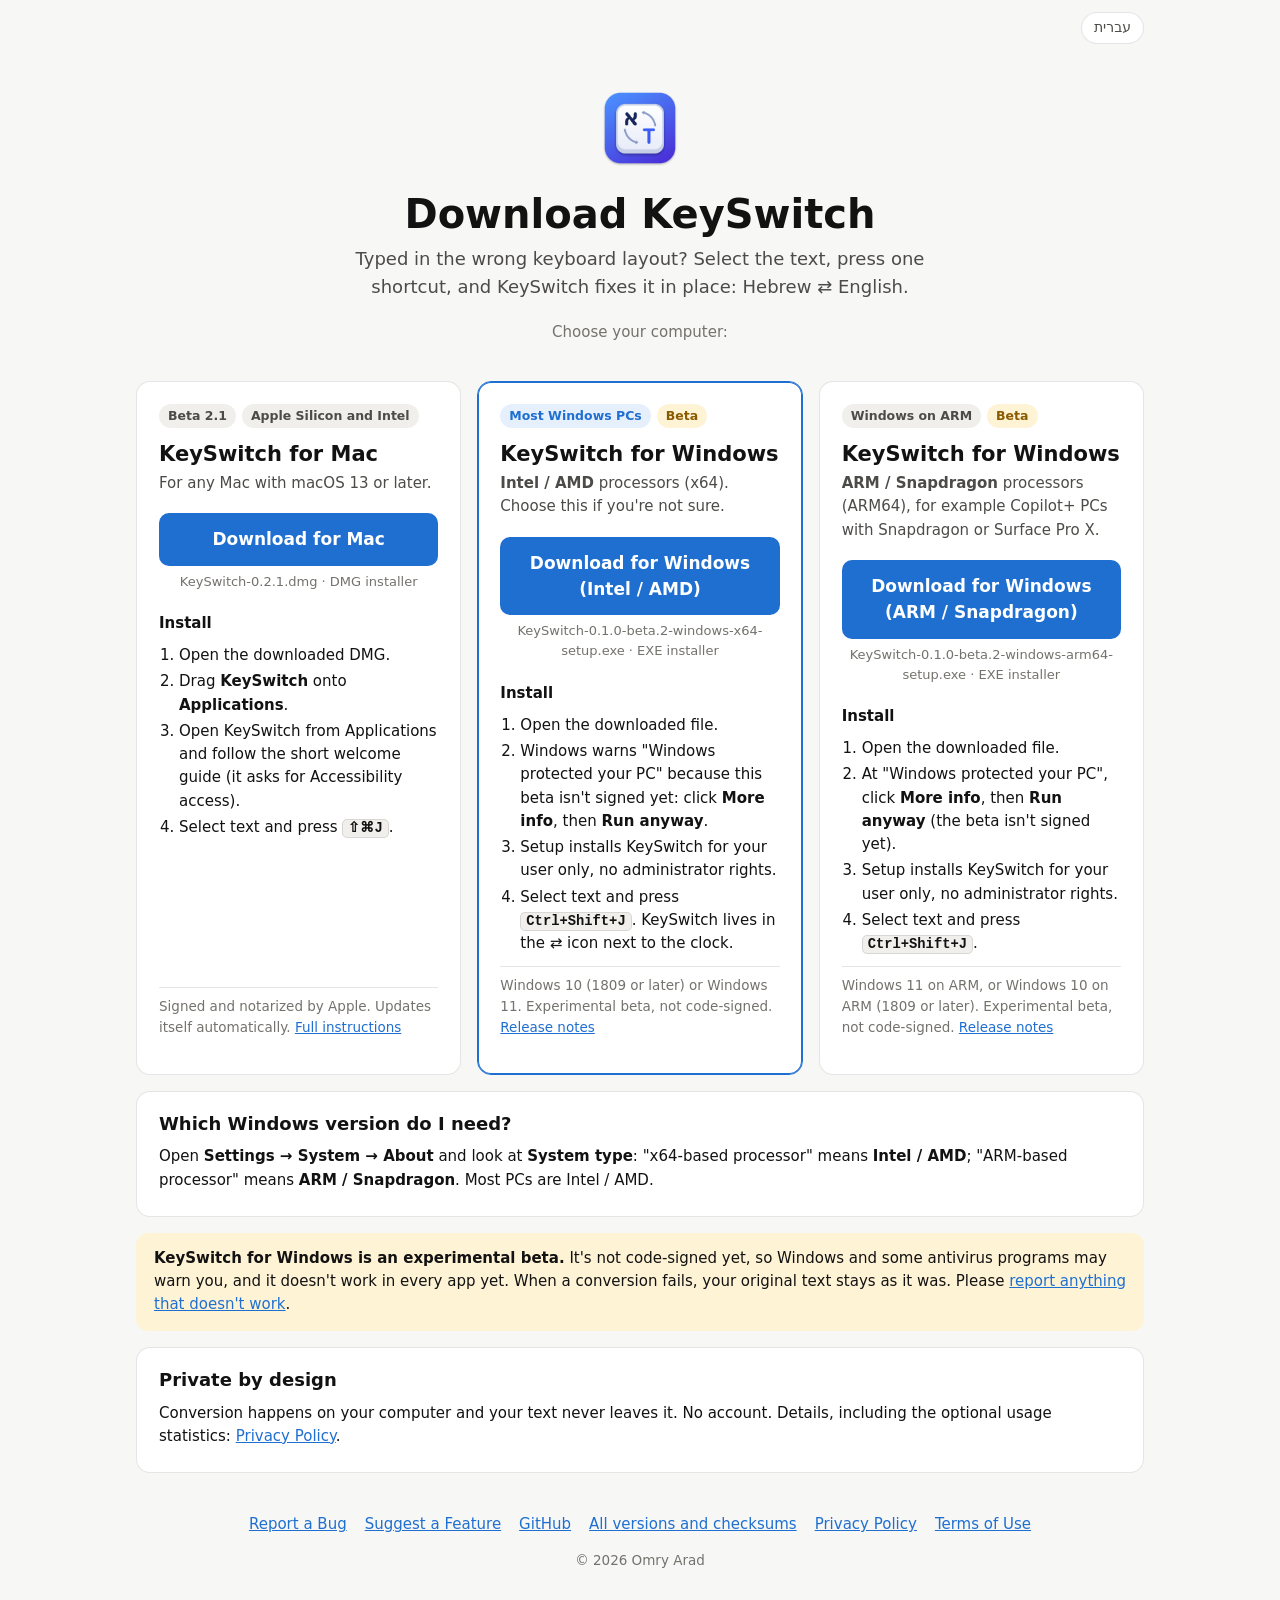
<file: docs/index.html>
<!doctype html>
<html lang="en" dir="ltr">
<head>
<meta charset="utf-8">
<meta name="viewport" content="width=device-width, initial-scale=1">
<title>Download KeySwitch</title>
<meta name="description" content="Download KeySwitch: fix text typed in the wrong keyboard layout, Hebrew ⇄ English. For Mac and Windows (beta).">
<link rel="icon" href="assets/icon.png">
<link rel="alternate" hreflang="he" href="he/">
<link rel="stylesheet" href="assets/style.css">
</head>
<body>
<div class="wrap">
  <div class="lang"><a href="he/" lang="he" hreflang="he">עברית</a></div>
  <header class="top">
    <img class="icon" src="assets/icon.png" alt="" width="88" height="88">
    <h1>Download KeySwitch</h1>
    <p class="tagline">Typed in the wrong keyboard layout? Select the text, press one shortcut, and KeySwitch fixes it in place: Hebrew ⇄ English.</p>
    <p class="pick">Choose your computer:</p>
  </header>

  <main>
    <div class="cards">
      <section class="card" aria-labelledby="mac">
        <div class="badges"><span class="badge">Beta 2.1</span><span class="badge">Apple Silicon and Intel</span></div>
        <h2 id="mac">KeySwitch for Mac</h2>
        <p class="sub">For any Mac with macOS 13 or later.</p>
        <a class="btn" href="https://github.com/omryarad/KeySwitch/releases/download/v0.2.1-beta/KeySwitch-0.2.1.dmg">Download for Mac</a>
        <p class="file">KeySwitch-0.2.1.dmg · DMG installer</p>
        <h3>Install</h3>
        <ol>
          <li>Open the downloaded DMG.</li>
          <li>Drag <b>KeySwitch</b> onto <b>Applications</b>.</li>
          <li>Open KeySwitch from Applications and follow the short welcome guide (it asks for Accessibility access).</li>
          <li>Select text and press <kbd>⇧⌘J</kbd>.</li>
        </ol>
        <p class="req">Signed and notarized by Apple. Updates itself automatically. <a href="https://github.com/omryarad/KeySwitch/blob/main/INSTALL.md">Full instructions</a></p>
      </section>

      <section class="card recommended" aria-labelledby="win-x64">
        <div class="badges"><span class="badge rec">Most Windows PCs</span><span class="badge beta">Beta</span></div>
        <h2 id="win-x64">KeySwitch for Windows</h2>
        <p class="sub"><b>Intel / AMD</b> processors (x64). Choose this if you're not sure.</p>
        <a class="btn" href="https://github.com/omryarad/KeySwitch/releases/download/windows-v0.1.0-beta.2/KeySwitch-0.1.0-beta.2-windows-x64-setup.exe">Download for Windows (Intel / AMD)</a>
        <p class="file">KeySwitch-0.1.0-beta.2-windows-x64-setup.exe · EXE installer</p>
        <h3>Install</h3>
        <ol>
          <li>Open the downloaded file.</li>
          <li>Windows warns "Windows protected your PC" because this beta isn't signed yet: click <b>More info</b>, then <b>Run anyway</b>.</li>
          <li>Setup installs KeySwitch for your user only, no administrator rights.</li>
          <li>Select text and press <kbd>Ctrl+Shift+J</kbd>. KeySwitch lives in the ⇄ icon next to the clock.</li>
        </ol>
        <p class="req">Windows 10 (1809 or later) or Windows 11. Experimental beta, not code-signed. <a href="https://github.com/omryarad/KeySwitch/releases/tag/windows-v0.1.0-beta.2">Release notes</a></p>
      </section>

      <section class="card" aria-labelledby="win-arm">
        <div class="badges"><span class="badge">Windows on ARM</span><span class="badge beta">Beta</span></div>
        <h2 id="win-arm">KeySwitch for Windows</h2>
        <p class="sub"><b>ARM / Snapdragon</b> processors (ARM64), for example Copilot+ PCs with Snapdragon or Surface Pro X.</p>
        <a class="btn" href="https://github.com/omryarad/KeySwitch/releases/download/windows-v0.1.0-beta.2/KeySwitch-0.1.0-beta.2-windows-arm64-setup.exe">Download for Windows (ARM / Snapdragon)</a>
        <p class="file">KeySwitch-0.1.0-beta.2-windows-arm64-setup.exe · EXE installer</p>
        <h3>Install</h3>
        <ol>
          <li>Open the downloaded file.</li>
          <li>At "Windows protected your PC", click <b>More info</b>, then <b>Run anyway</b> (the beta isn't signed yet).</li>
          <li>Setup installs KeySwitch for your user only, no administrator rights.</li>
          <li>Select text and press <kbd>Ctrl+Shift+J</kbd>.</li>
        </ol>
        <p class="req">Windows 11 on ARM, or Windows 10 on ARM (1809 or later). Experimental beta, not code-signed. <a href="https://github.com/omryarad/KeySwitch/releases/tag/windows-v0.1.0-beta.2">Release notes</a></p>
      </section>
    </div>

    <section class="help" aria-labelledby="which">
      <h2 id="which">Which Windows version do I need?</h2>
      <p>Open <b>Settings → System → About</b> and look at <b>System type</b>: "x64-based processor" means <b>Intel / AMD</b>; "ARM-based processor" means <b>ARM / Snapdragon</b>. Most PCs are Intel / AMD.</p>
    </section>

    <div class="notice" role="note">
      <b>KeySwitch for Windows is an experimental beta.</b> It's not code-signed yet, so Windows and some antivirus programs may warn you, and it doesn't work in every app yet. When a conversion fails, your original text stays as it was. Please <a href="https://github.com/omryarad/KeySwitch/issues/new?template=bug_report.yml">report anything that doesn't work</a>.
    </div>

    <section class="help" aria-labelledby="privacy">
      <h2 id="privacy">Private by design</h2>
      <p>Conversion happens on your computer and your text never leaves it. No account. Details, including the optional usage statistics: <a href="https://github.com/omryarad/KeySwitch/blob/main/PRIVACY.md">Privacy Policy</a>.</p>
    </section>
  </main>

  <footer>
    <nav aria-label="Links">
      <a href="https://github.com/omryarad/KeySwitch/issues/new?template=bug_report.yml">Report a Bug</a>
      <a href="https://github.com/omryarad/KeySwitch/issues/new?template=feature_request.yml">Suggest a Feature</a>
      <a href="https://github.com/omryarad/KeySwitch">GitHub</a>
      <a href="https://github.com/omryarad/KeySwitch/releases">All versions and checksums</a>
      <a href="https://github.com/omryarad/KeySwitch/blob/main/PRIVACY.md">Privacy Policy</a>
      <a href="https://github.com/omryarad/KeySwitch/blob/main/TERMS.md">Terms of Use</a>
    </nav>
    <p>© 2026 Omry Arad</p>
  </footer>
</div>
</body>
</html>
</file>
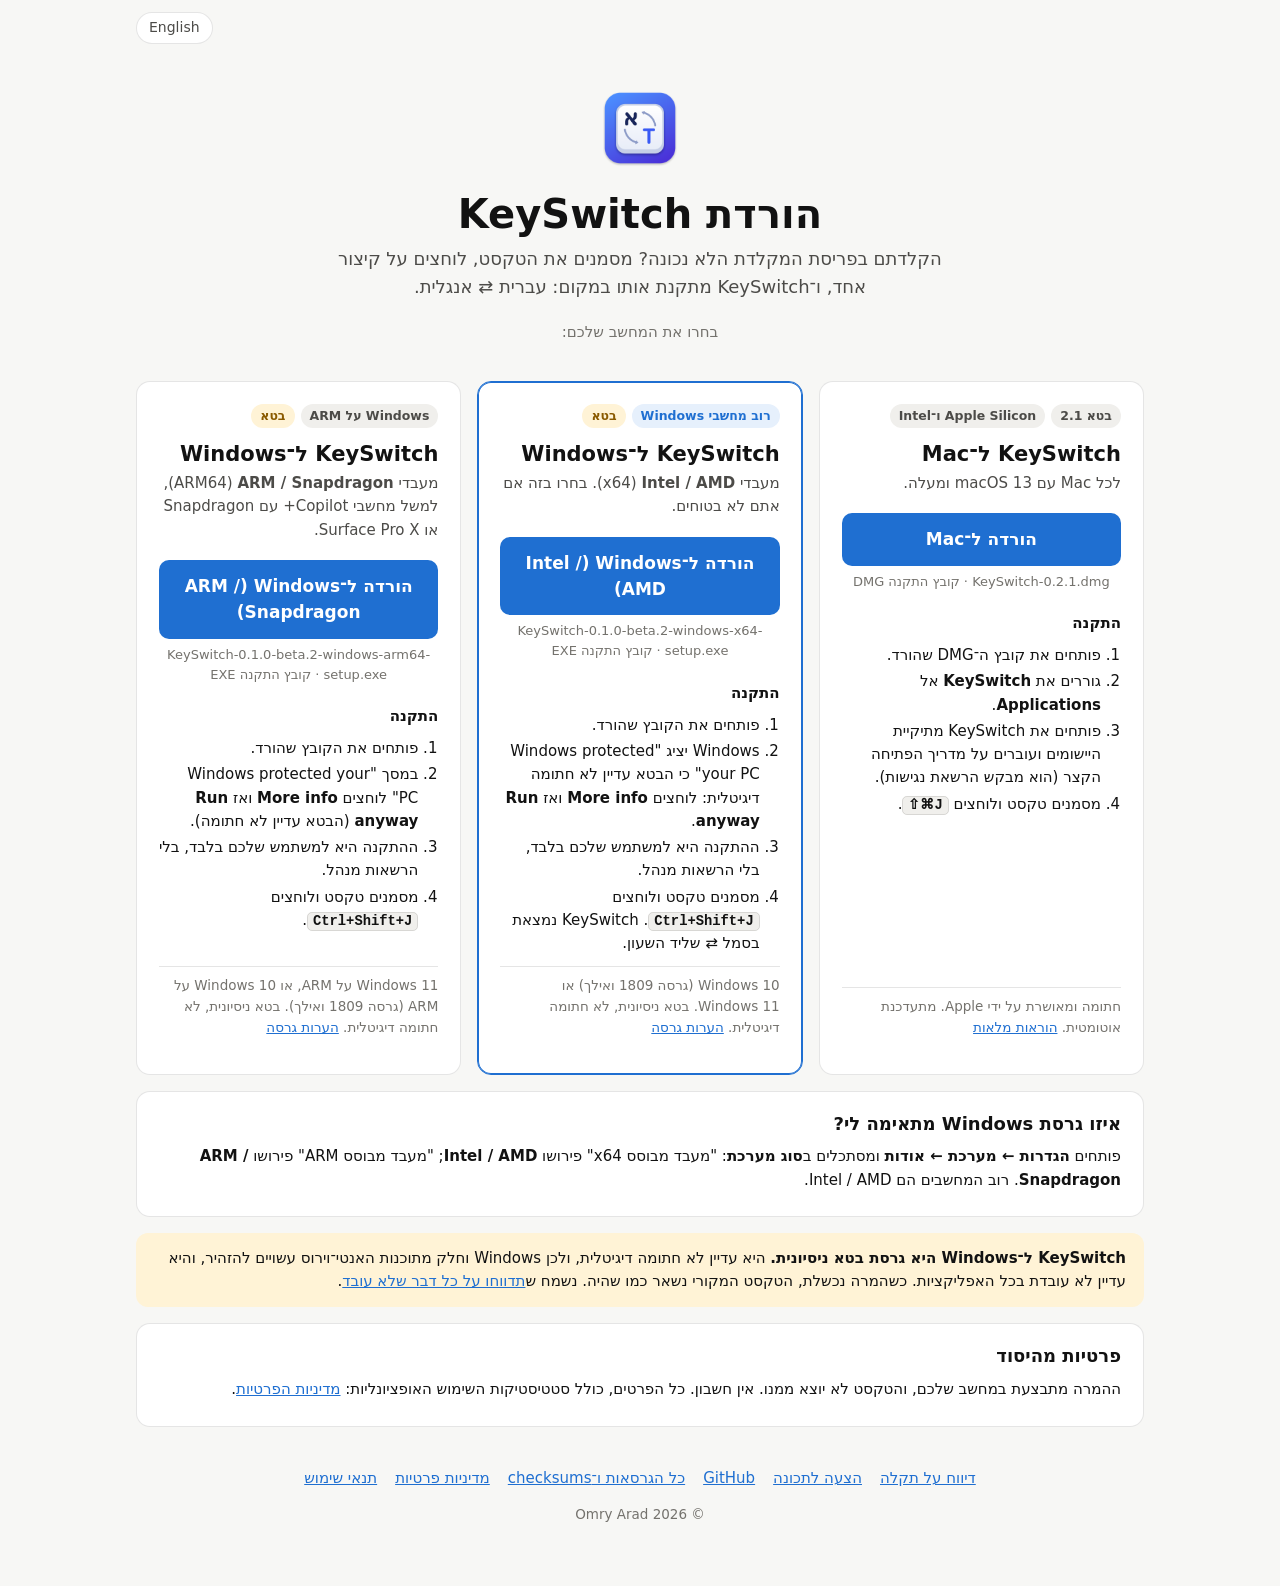
<file: docs/he/index.html>
<!doctype html>
<html lang="he" dir="rtl">
<head>
<meta charset="utf-8">
<meta name="viewport" content="width=device-width, initial-scale=1">
<title>הורדת KeySwitch</title>
<meta name="description" content="הורדת KeySwitch: תיקון טקסט שהוקלד בפריסת המקלדת הלא נכונה, עברית ⇄ אנגלית. ל־Mac ול־Windows (בטא).">
<link rel="icon" href="../assets/icon.png">
<link rel="alternate" hreflang="en" href="../">
<link rel="stylesheet" href="../assets/style.css">
</head>
<body>
<div class="wrap">
  <div class="lang"><a href="../" lang="en" hreflang="en">English</a></div>
  <header class="top">
    <img class="icon" src="../assets/icon.png" alt="" width="88" height="88">
    <h1>הורדת KeySwitch</h1>
    <p class="tagline">הקלדתם בפריסת המקלדת הלא נכונה? מסמנים את הטקסט, לוחצים על קיצור אחד, ו־KeySwitch מתקנת אותו במקום: עברית ⇄ אנגלית.</p>
    <p class="pick">בחרו את המחשב שלכם:</p>
  </header>

  <main>
    <div class="cards">
      <section class="card" aria-labelledby="mac">
        <div class="badges"><span class="badge">בטא 2.1</span><span class="badge">Apple Silicon ו־Intel</span></div>
        <h2 id="mac">KeySwitch ל־Mac</h2>
        <p class="sub">לכל Mac עם macOS 13 ומעלה.</p>
        <a class="btn" href="https://github.com/omryarad/KeySwitch/releases/download/v0.2.1-beta/KeySwitch-0.2.1.dmg">הורדה ל־Mac</a>
        <p class="file"><bdi>KeySwitch-0.2.1.dmg</bdi> · קובץ התקנה DMG</p>
        <h3>התקנה</h3>
        <ol>
          <li>פותחים את קובץ ה־DMG שהורד.</li>
          <li>גוררים את <b>KeySwitch</b> אל <b>Applications</b>.</li>
          <li>פותחים את KeySwitch מתיקיית היישומים ועוברים על מדריך הפתיחה הקצר (הוא מבקש הרשאת נגישות).</li>
          <li>מסמנים טקסט ולוחצים <kbd dir="ltr">⇧⌘J</kbd>.</li>
        </ol>
        <p class="req">חתומה ומאושרת על ידי Apple. מתעדכנת אוטומטית. <a href="https://github.com/omryarad/KeySwitch/blob/main/INSTALL.md#עברית">הוראות מלאות</a></p>
      </section>

      <section class="card recommended" aria-labelledby="win-x64">
        <div class="badges"><span class="badge rec">רוב מחשבי Windows</span><span class="badge beta">בטא</span></div>
        <h2 id="win-x64">KeySwitch ל־Windows</h2>
        <p class="sub">מעבדי <b>Intel / AMD</b> ‏(x64). בחרו בזה אם אתם לא בטוחים.</p>
        <a class="btn" href="https://github.com/omryarad/KeySwitch/releases/download/windows-v0.1.0-beta.2/KeySwitch-0.1.0-beta.2-windows-x64-setup.exe">הורדה ל־Windows ‏(Intel / AMD)</a>
        <p class="file"><bdi>KeySwitch-0.1.0-beta.2-windows-x64-setup.exe</bdi> · קובץ התקנה EXE</p>
        <h3>התקנה</h3>
        <ol>
          <li>פותחים את הקובץ שהורד.</li>
          <li>Windows יציג "Windows protected your PC" כי הבטא עדיין לא חתומה דיגיטלית: לוחצים <b>More info</b> ואז <b>Run anyway</b>.</li>
          <li>ההתקנה היא למשתמש שלכם בלבד, בלי הרשאות מנהל.</li>
          <li>מסמנים טקסט ולוחצים <kbd dir="ltr">Ctrl+Shift+J</kbd>. KeySwitch נמצאת בסמל ⇄ שליד השעון.</li>
        </ol>
        <p class="req">Windows 10 (גרסה 1809 ואילך) או Windows 11. בטא ניסיונית, לא חתומה דיגיטלית. <a href="https://github.com/omryarad/KeySwitch/releases/tag/windows-v0.1.0-beta.2">הערות גרסה</a></p>
      </section>

      <section class="card" aria-labelledby="win-arm">
        <div class="badges"><span class="badge">Windows על ARM</span><span class="badge beta">בטא</span></div>
        <h2 id="win-arm">KeySwitch ל־Windows</h2>
        <p class="sub">מעבדי <b>ARM / Snapdragon</b> ‏(ARM64), למשל מחשבי Copilot+ עם Snapdragon או Surface Pro X.</p>
        <a class="btn" href="https://github.com/omryarad/KeySwitch/releases/download/windows-v0.1.0-beta.2/KeySwitch-0.1.0-beta.2-windows-arm64-setup.exe">הורדה ל־Windows ‏(ARM / Snapdragon)</a>
        <p class="file"><bdi>KeySwitch-0.1.0-beta.2-windows-arm64-setup.exe</bdi> · קובץ התקנה EXE</p>
        <h3>התקנה</h3>
        <ol>
          <li>פותחים את הקובץ שהורד.</li>
          <li>במסך "Windows protected your PC" לוחצים <b>More info</b> ואז <b>Run anyway</b> (הבטא עדיין לא חתומה).</li>
          <li>ההתקנה היא למשתמש שלכם בלבד, בלי הרשאות מנהל.</li>
          <li>מסמנים טקסט ולוחצים <kbd dir="ltr">Ctrl+Shift+J</kbd>.</li>
        </ol>
        <p class="req">Windows 11 על ARM, או Windows 10 על ARM (גרסה 1809 ואילך). בטא ניסיונית, לא חתומה דיגיטלית. <a href="https://github.com/omryarad/KeySwitch/releases/tag/windows-v0.1.0-beta.2">הערות גרסה</a></p>
      </section>
    </div>

    <section class="help" aria-labelledby="which">
      <h2 id="which">איזו גרסת Windows מתאימה לי?</h2>
      <p>פותחים <b>הגדרות ← מערכת ← אודות</b> ומסתכלים ב<b>סוג מערכת</b>: "מעבד מבוסס x64" פירושו <b>Intel / AMD</b>; "מעבד מבוסס ARM" פירושו <b>ARM / Snapdragon</b>. רוב המחשבים הם Intel / AMD.</p>
    </section>

    <div class="notice" role="note">
      <b>KeySwitch ל־Windows היא גרסת בטא ניסיונית.</b> היא עדיין לא חתומה דיגיטלית, ולכן Windows וחלק מתוכנות האנטי־וירוס עשויים להזהיר, והיא עדיין לא עובדת בכל האפליקציות. כשהמרה נכשלת, הטקסט המקורי נשאר כמו שהיה. נשמח ש<a href="https://github.com/omryarad/KeySwitch/issues/new?template=bug_report.yml">תדווחו על כל דבר שלא עובד</a>.
    </div>

    <section class="help" aria-labelledby="privacy">
      <h2 id="privacy">פרטיות מהיסוד</h2>
      <p>ההמרה מתבצעת במחשב שלכם, והטקסט לא יוצא ממנו. אין חשבון. כל הפרטים, כולל סטטיסטיקות השימוש האופציונליות: <a href="https://github.com/omryarad/KeySwitch/blob/main/PRIVACY.md#keyswitch-for-windows-עברית">מדיניות הפרטיות</a>.</p>
    </section>
  </main>

  <footer>
    <nav aria-label="קישורים">
      <a href="https://github.com/omryarad/KeySwitch/issues/new?template=bug_report.yml">דיווח על תקלה</a>
      <a href="https://github.com/omryarad/KeySwitch/issues/new?template=feature_request.yml">הצעה לתכונה</a>
      <a href="https://github.com/omryarad/KeySwitch">GitHub</a>
      <a href="https://github.com/omryarad/KeySwitch/releases">כל הגרסאות ו־checksums</a>
      <a href="https://github.com/omryarad/KeySwitch/blob/main/PRIVACY.md">מדיניות פרטיות</a>
      <a href="https://github.com/omryarad/KeySwitch/blob/main/TERMS.md">תנאי שימוש</a>
    </nav>
    <p>© 2026 Omry Arad</p>
  </footer>
</div>
</body>
</html>
</file>
<file: docs/assets/style.css>
:root {
  color-scheme: light dark;
  --page: #f7f7f5; --surface: #ffffff; --ink: #121212; --ink-2: #4c4b48; --muted: #74726d;
  --border: rgba(0, 0, 0, 0.10); --accent: #1f6fd1; --accent-ink: #ffffff; --accent-soft: #e6f0fc;
  --beta: #8a5a00; --beta-soft: #fff3d6; --code: #f0efec;
}
@media (prefers-color-scheme: dark) {
  :root {
    --page: #111111; --surface: #1b1b1a; --ink: #f1f0ed; --ink-2: #c4c2bb; --muted: #94928b;
    --border: rgba(255, 255, 255, 0.12); --accent: #4a90e6; --accent-ink: #0b0b0b; --accent-soft: #16263a;
    --beta: #f2c46b; --beta-soft: #3a2c10; --code: #262624;
  }
}
* { box-sizing: border-box; }
html { -webkit-text-size-adjust: 100%; }
body { margin: 0; background: var(--page); color: var(--ink); font: 16px/1.55 system-ui, -apple-system, "Segoe UI", Roboto, "Arial Hebrew", Arial, sans-serif; }
a { color: var(--accent); }
.wrap { max-width: 1040px; margin: 0 auto; padding: 0 16px; }
header.top { padding: 40px 0 8px; text-align: center; }
.lang { display: flex; justify-content: flex-end; padding-top: 12px; }
.lang a { font-size: 14px; text-decoration: none; border: 1px solid var(--border); border-radius: 999px; padding: 4px 12px; color: var(--ink-2); background: var(--surface); }
.icon { width: 88px; height: 88px; }
h1 { font-size: clamp(28px, 5vw, 40px); line-height: 1.15; margin: 12px 0 8px; }
.tagline { font-size: 18px; color: var(--ink-2); margin: 0 auto; max-width: 640px; }
.pick { color: var(--muted); font-size: 15px; margin: 20px 0 0; }
.cards { display: grid; grid-template-columns: repeat(auto-fit, minmax(280px, 1fr)); gap: 16px; margin: 28px 0 8px; }
.card { background: var(--surface); border: 1px solid var(--border); border-radius: 14px; padding: 22px; display: flex; flex-direction: column; }
.card.recommended { border-color: var(--accent); box-shadow: 0 0 0 1px var(--accent) inset; }
.card h2 { font-size: 21px; margin: 0 0 2px; }
.sub { color: var(--ink-2); margin: 0 0 12px; font-size: 15px; }
.badges { display: flex; flex-wrap: wrap; gap: 6px; margin-bottom: 10px; min-height: 24px; }
.badge { font-size: 12.5px; font-weight: 600; padding: 2px 9px; border-radius: 999px; background: var(--code); color: var(--ink-2); }
.badge.beta { background: var(--beta-soft); color: var(--beta); }
.badge.rec { background: var(--accent-soft); color: var(--accent); }
.btn { display: block; text-align: center; background: var(--accent); color: var(--accent-ink); text-decoration: none; font-weight: 650; font-size: 17px; padding: 13px 16px; border-radius: 10px; margin: 6px 0 6px; }
.btn:hover { filter: brightness(1.06); }
.btn:focus-visible, a:focus-visible { outline: 3px solid var(--accent); outline-offset: 2px; }
.file { font-size: 13px; color: var(--muted); text-align: center; margin: 0 0 14px; overflow-wrap: anywhere; }
.card h3 { font-size: 15px; margin: 6px 0 6px; }
.card ol { margin: 0 0 8px; padding-inline-start: 20px; font-size: 15px; }
.card ol li { margin: 3px 0; }
.req { font-size: 13.5px; color: var(--muted); margin-top: auto; padding-top: 8px; border-top: 1px solid var(--border); }
kbd { font: 600 0.92em ui-monospace, SFMono-Regular, Menlo, Consolas, monospace; background: var(--code); border: 1px solid var(--border); border-radius: 5px; padding: 1px 5px; }
.help { background: var(--surface); border: 1px solid var(--border); border-radius: 14px; padding: 18px 22px; margin: 16px 0; }
.help h2 { font-size: 18px; margin: 0 0 8px; }
.help p, .help ul { margin: 6px 0; font-size: 15px; }
.notice { background: var(--beta-soft); color: var(--ink); border-radius: 12px; padding: 14px 18px; margin: 16px 0; font-size: 15px; }
footer { padding: 24px 0 48px; text-align: center; font-size: 15px; }
footer nav { display: flex; flex-wrap: wrap; justify-content: center; gap: 8px 18px; }
footer p { color: var(--muted); font-size: 13.5px; margin-top: 14px; }
</file>
